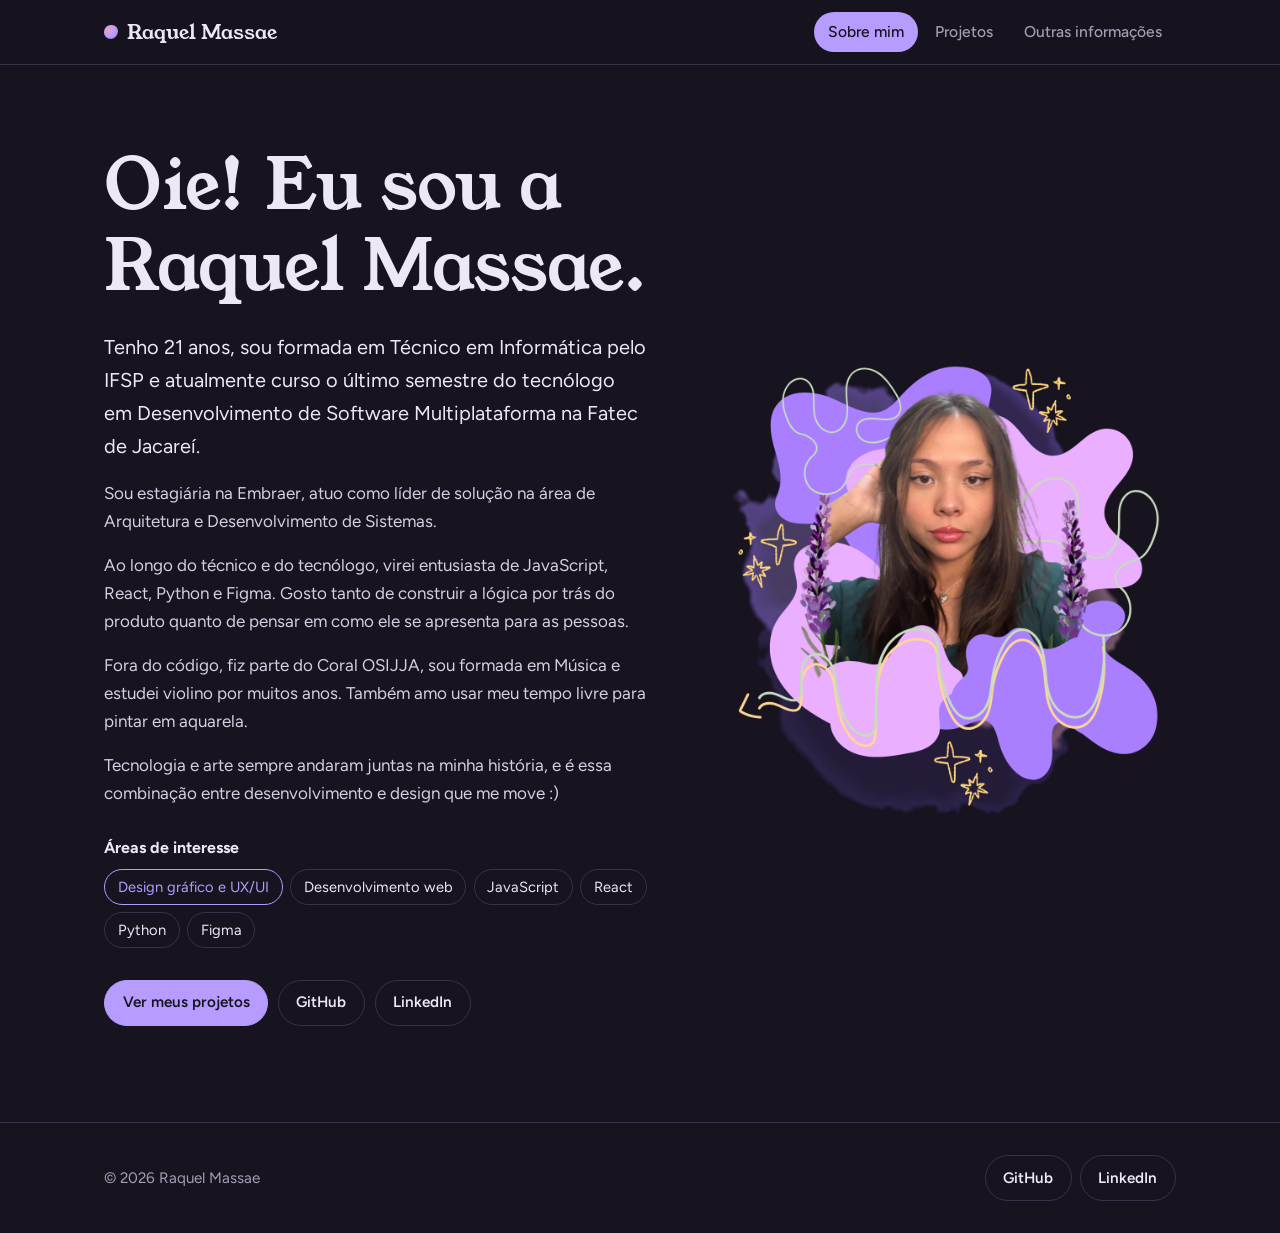
<file: docs/index.html>
<!DOCTYPE html>
<html lang="pt-BR">
<head>
  <meta charset="UTF-8" />
  <meta name="viewport" content="width=device-width, initial-scale=1.0" />
  <title>Portfólio | Raquel Massae Nakamura Siqueira</title>
  <meta http-equiv="refresh" content="0; url=portfolio/" />
  <link rel="canonical" href="portfolio/" />
  <script>window.location.replace("portfolio/");</script>
</head>
<body>
  <p>Redirecionando para o portfólio… Se não abrir automaticamente, <a href="portfolio/">clique aqui</a>.</p>
</body>
</html>
</file>
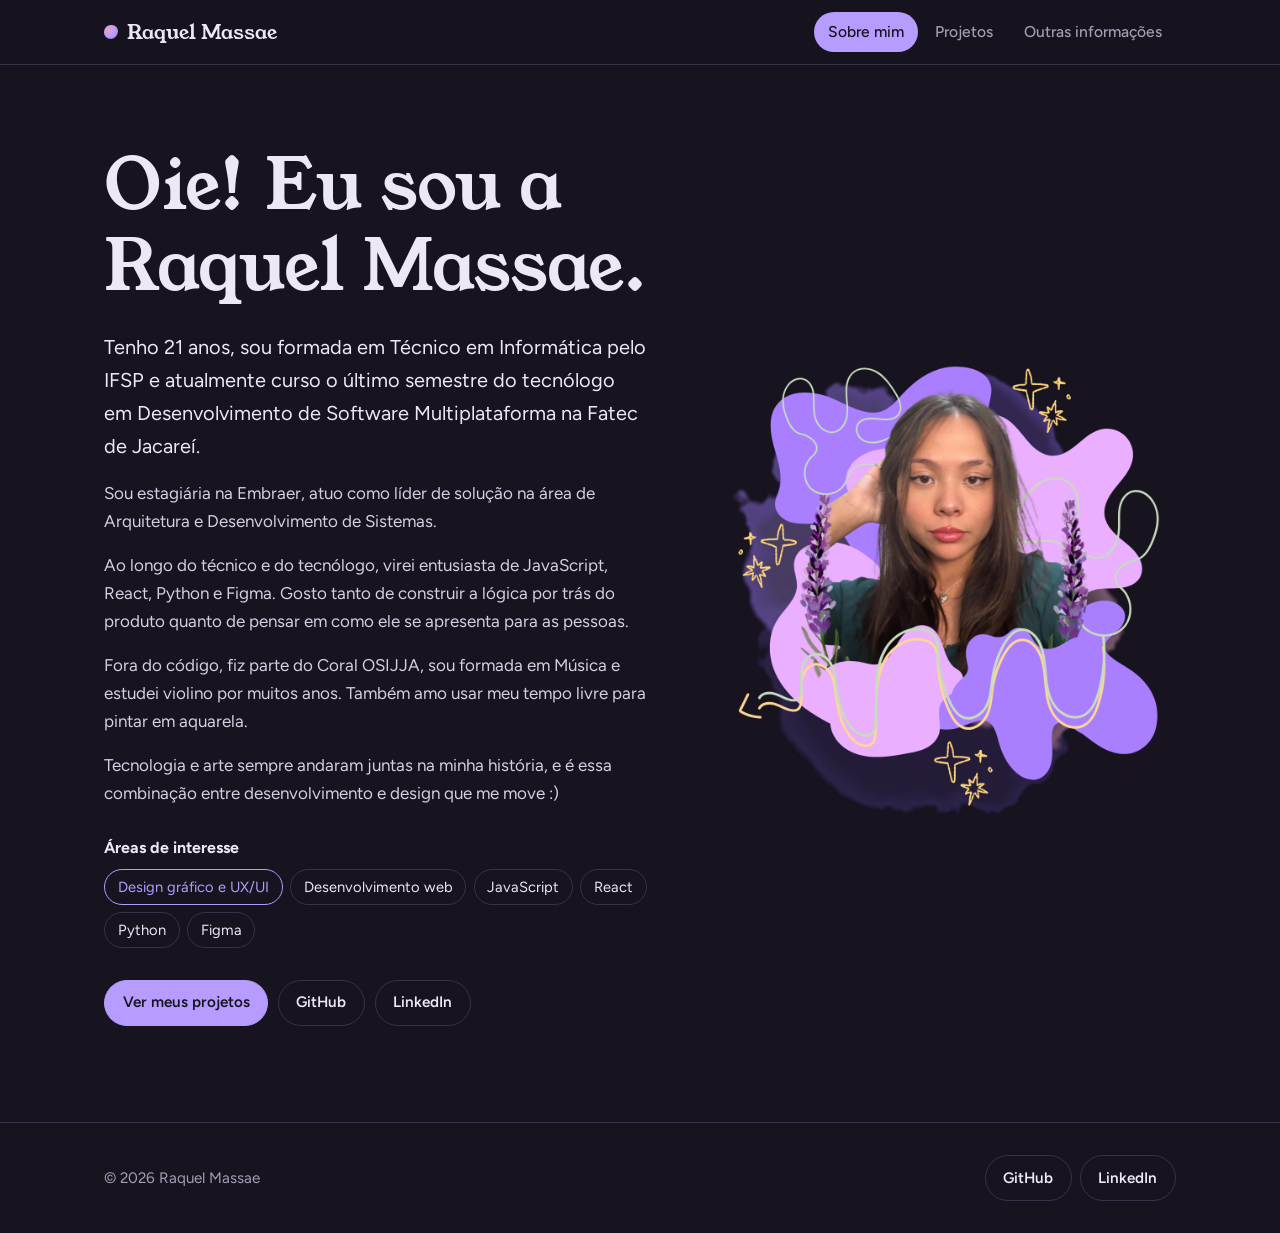
<file: docs/portfolio/index.html>
<!DOCTYPE html>
<html lang="pt-BR">

<head>
  <meta charset="UTF-8" />
  <meta name="viewport" content="width=device-width, initial-scale=1.0" />
  <meta name="description" content="Portfólio de Raquel Massae, estudante de Desenvolvimento de Software Multiplataforma na Fatec Jacareí." />
  <title>Sobre mim | Raquel Massae</title>
  <link rel="preload" href="fonts/young-serif.woff2" as="font" type="font/woff2" crossorigin />
  <link rel="stylesheet" href="css/style.css" />
  <link rel="stylesheet" href="css/paginas.css" />
</head>

<body>
  <a class="skip-link" href="#conteudo">Pular para o conteúdo</a>

  <!-- Filtro que dá as bordas irregulares de aquarela -->
  <svg class="svg-defs" aria-hidden="true" focusable="false">
    <filter id="aquarela" x="-20%" y="-20%" width="140%" height="140%">
      <feTurbulence type="fractalNoise" baseFrequency="0.018" numOctaves="4" seed="4" result="ruido" />
      <feDisplacementMap in="SourceGraphic" in2="ruido" scale="70" result="borda" />
      <feGaussianBlur in="borda" stdDeviation="1.2" />
    </filter>
  </svg>

  <header class="site-header">
    <div class="wrap">
      <a class="brand" href="index.html"><span class="brand-dot" aria-hidden="true"></span>Raquel Massae</a>
      <nav class="nav" aria-label="Principal">
        <a href="index.html" aria-current="page">Sobre mim</a>
        <a href="projetos.html">Projetos</a>
        <a href="outras-informacoes.html">Outras informações</a>
      </nav>
    </div>
  </header>

  <main id="conteudo">
    <section class="hero wrap">
      <div class="hero-text">
        <h1>Oie! Eu sou a Raquel Massae.</h1>
        <p class="intro">Tenho 21 anos, sou formada em Técnico em Informática pelo IFSP e atualmente curso o último semestre do tecnólogo em Desenvolvimento de Software Multiplataforma na Fatec de Jacareí.</p>
        <p>Sou estagiária na Embraer, atuo como líder de solução na área de Arquitetura e Desenvolvimento de Sistemas.</p>
        <p>Ao longo do técnico e do tecnólogo, virei entusiasta de JavaScript, React, Python e Figma. Gosto tanto de construir a lógica por trás do produto quanto de pensar em como ele se apresenta para as pessoas.</p>
        <p>Fora do código, fiz parte do Coral OSIJJA, sou formada em Música e estudei violino por muitos anos. Também amo usar meu tempo livre para pintar em aquarela.</p>
        <p>Tecnologia e arte sempre andaram juntas na minha história, e é essa combinação entre desenvolvimento e design que me move :)</p>

        <div class="interests">
          <h2>Áreas de interesse</h2>
          <ul class="chips">
            <li class="is-goal">Design gráfico e UX/UI</li>
            <li>Desenvolvimento web</li>
            <li>JavaScript</li>
            <li>React</li>
            <li>Python</li>
            <li>Figma</li>
          </ul>
        </div>

        <div class="hero-actions">
          <a class="btn btn-primary" href="projetos.html">Ver meus projetos</a>
          <a class="btn" href="https://github.com/nakamuraraquel" target="_blank" rel="noopener">GitHub</a>
          <a class="btn" href="https://www.linkedin.com/in/raquelmassae/" target="_blank" rel="noopener">LinkedIn</a>
        </div>
      </div>

      <div class="hero-photo">
        <div class="bloom" aria-hidden="true"></div>
        <img src="img/foto-perfil.png" alt="Foto de Raquel Massae cercada de flores de lavanda" width="1080" height="1080" />
      </div>
    </section>
  </main>

  <footer class="site-footer">
    <div class="wrap">
      <span>© 2026 Raquel Massae</span>
      <div class="social">
        <a class="btn" href="https://github.com/nakamuraraquel" target="_blank" rel="noopener">GitHub</a>
        <a class="btn" href="https://www.linkedin.com/in/raquelmassae/" target="_blank" rel="noopener">LinkedIn</a>
      </div>
    </div>
  </footer>

</body>

</html>
</file>
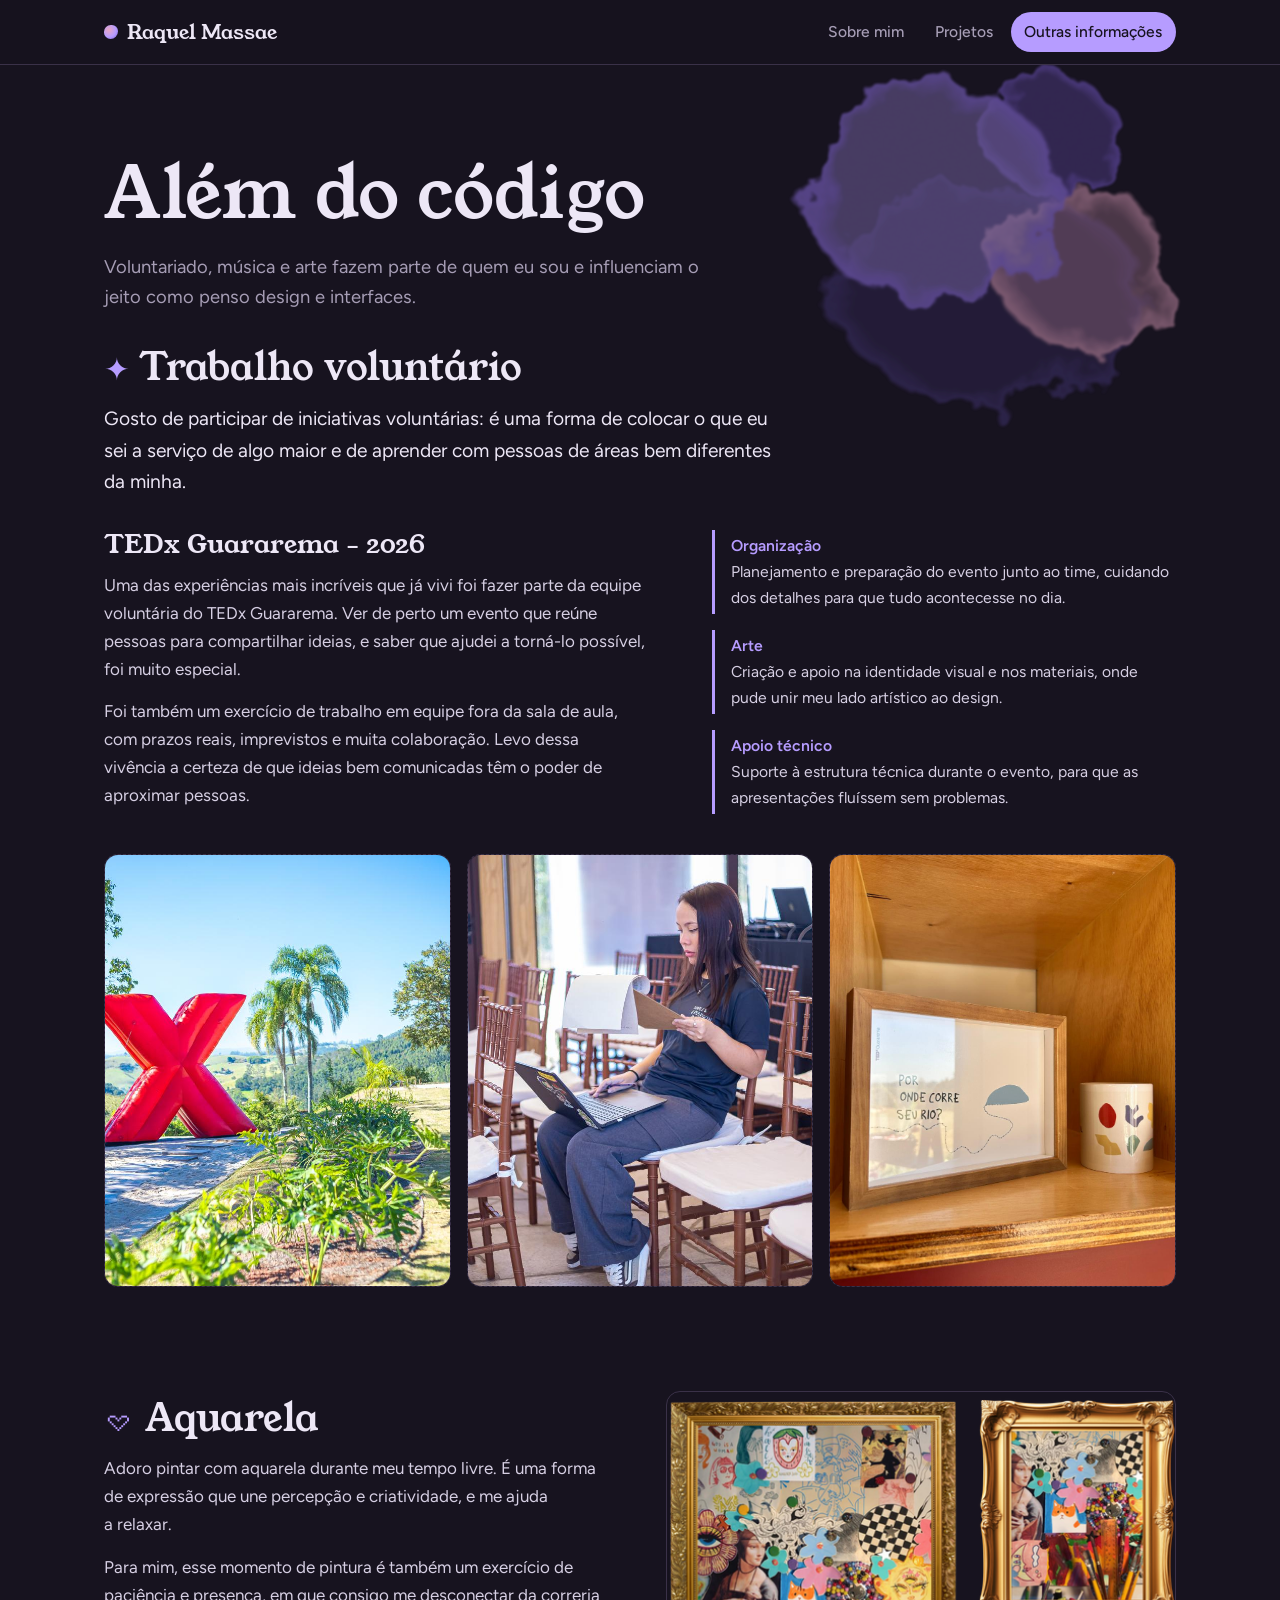
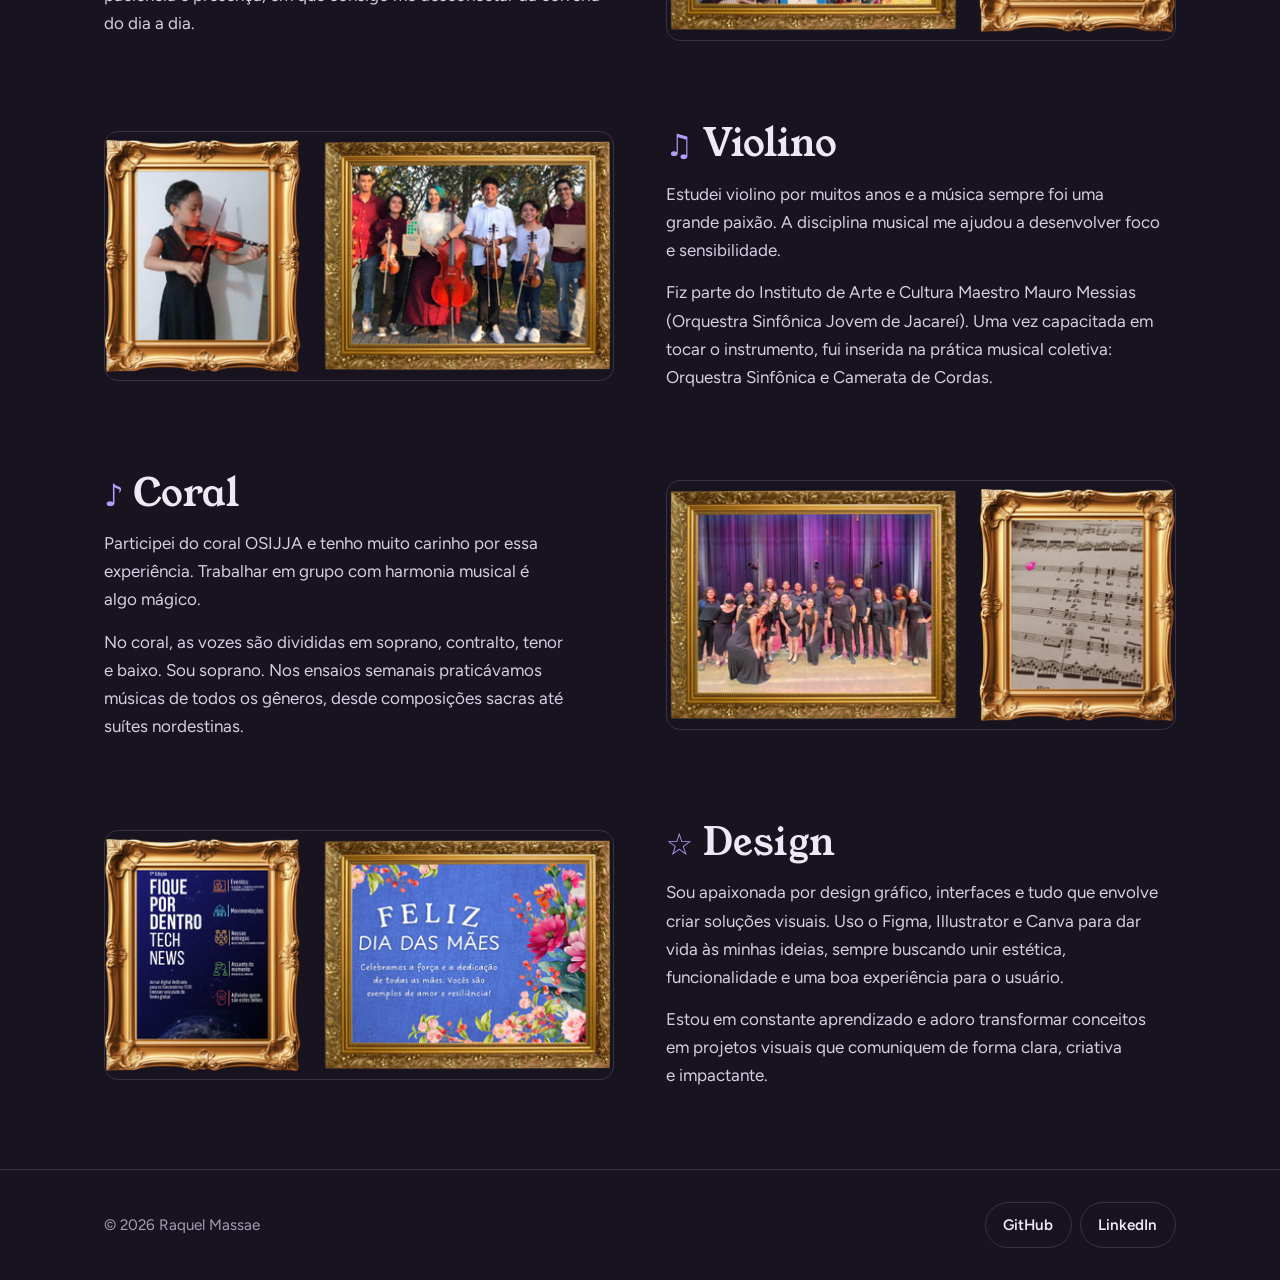
<file: docs/portfolio/outras-informacoes.html>
<!DOCTYPE html>
<html lang="pt-BR">

<head>
  <meta charset="UTF-8" />
  <meta name="viewport" content="width=device-width, initial-scale=1.0" />
  <meta name="description" content="Voluntariado, hobbies e interesses de Raquel Massae: TEDx Guararema, aquarela, violino, coral e design." />
  <title>Outras informações | Raquel Massae</title>
  <link rel="preload" href="fonts/young-serif.woff2" as="font" type="font/woff2" crossorigin />
  <link rel="stylesheet" href="css/style.css" />
  <link rel="stylesheet" href="css/paginas.css" />
</head>

<body>
  <a class="skip-link" href="#conteudo">Pular para o conteúdo</a>

  <!-- Filtro que dá as bordas irregulares de aquarela -->
  <svg class="svg-defs" aria-hidden="true" focusable="false">
    <filter id="aquarela" x="-20%" y="-20%" width="140%" height="140%">
      <feTurbulence type="fractalNoise" baseFrequency="0.018" numOctaves="4" seed="4" result="ruido" />
      <feDisplacementMap in="SourceGraphic" in2="ruido" scale="70" result="borda" />
      <feGaussianBlur in="borda" stdDeviation="1.2" />
    </filter>
  </svg>

  <header class="site-header">
    <div class="wrap">
      <a class="brand" href="index.html"><span class="brand-dot" aria-hidden="true"></span>Raquel Massae</a>
      <nav class="nav" aria-label="Principal">
        <a href="index.html">Sobre mim</a>
        <a href="projetos.html">Projetos</a>
        <a href="outras-informacoes.html" aria-current="page">Outras informações</a>
      </nav>
    </div>
  </header>

  <main id="conteudo">
    <section class="page-head wrap">
      <div class="bloom" aria-hidden="true"></div>
      <h1>Além do código</h1>
      <p>Voluntariado, música e arte fazem parte de quem eu sou e influenciam o jeito como penso design e interfaces.</p>
    </section>

    <section class="volunteer wrap" aria-labelledby="voluntariado-titulo">
      <div class="volunteer-text">
        <h2 id="voluntariado-titulo"><span aria-hidden="true">✦</span>Trabalho voluntário</h2>
        <p class="volunteer-lead">Gosto de participar de iniciativas voluntárias: é uma forma de colocar o que eu sei a serviço de algo maior e de aprender com pessoas de áreas bem diferentes da minha.</p>
        <div class="volunteer-cols">
          <div>
            <h3>TEDx Guararema - 2026</h3>
            <p>Uma das experiências mais incríveis que já vivi foi fazer parte da equipe voluntária do TEDx Guararema. Ver de perto um evento que reúne pessoas para compartilhar ideias, e saber que ajudei a torná-lo possível, foi muito especial.</p>
            <p>Foi também um exercício de trabalho em equipe fora da sala de aula, com prazos reais, imprevistos e muita colaboração. Levo dessa vivência a certeza de que ideias bem comunicadas têm o poder de aproximar pessoas.</p>
          </div>
          <ul class="roles">
            <li><strong>Organização</strong>Planejamento e preparação do evento junto ao time, cuidando dos detalhes para que tudo acontecesse no dia.</li>
            <li><strong>Arte</strong>Criação e apoio na identidade visual e nos materiais, onde pude unir meu lado artístico ao design.</li>
            <li><strong>Apoio técnico</strong>Suporte à estrutura técnica durante o evento, para que as apresentações fluíssem sem problemas.</li>
          </ul>
        </div>
      </div>

      <!-- Fotos do TEDx: salve os arquivos em img/ com estes nomes (tedx1.jpg, tedx2.jpg, tedx3.jpg) -->
      <div class="photo-row">
        <figure class="photo-slot"><img src="img/tedx1.jpeg" alt="Raquel com a equipe voluntária do TEDx Guararema" loading="lazy" onerror="this.remove()" /><span class="slot-hint">img/tedx1.jpg</span></figure>
        <figure class="photo-slot"><img src="img/tedx2.jpeg" alt="Bastidores do TEDx Guararema" loading="lazy" onerror="this.remove()" /><span class="slot-hint">img/tedx2.jpg</span></figure>
        <figure class="photo-slot"><img src="img/tedx3.jpeg" alt="Palco do TEDx Guararema" loading="lazy" onerror="this.remove()" /><span class="slot-hint">img/tedx3.jpg</span></figure>
      </div>
    </section>

    <section class="hobbies wrap" aria-label="Hobbies">

      <article class="hobby">
        <div class="hobby-text">
          <h2><span aria-hidden="true">𖹭</span>Aquarela</h2>
          <p>Adoro pintar com aquarela durante meu tempo livre. É uma forma de expressão que une percepção e criatividade, e me ajuda a relaxar.</p>
          <p>Para mim, esse momento de pintura é também um exercício de paciência e presença, em que consigo me desconectar da correria do dia a dia.</p>
        </div>
        <div class="hobby-img">
          <img src="img/aqua.png" alt="Pintura em aquarela" width="500" height="250" loading="lazy" />
        </div>
      </article>

      <article class="hobby">
        <div class="hobby-text">
          <h2><span aria-hidden="true">♫</span>Violino</h2>
          <p>Estudei violino por muitos anos e a música sempre foi uma grande paixão. A disciplina musical me ajudou a desenvolver foco e sensibilidade.</p>
          <p>Fiz parte do Instituto de Arte e Cultura Maestro Mauro Messias (Orquestra Sinfônica Jovem de Jacareí). Uma vez capacitada em tocar o instrumento, fui inserida na prática musical coletiva: Orquestra Sinfônica e Camerata de Cordas.</p>
        </div>
        <div class="hobby-img">
          <img src="img/violin.png" alt="Violino" width="500" height="250" loading="lazy" />
        </div>
      </article>

      <article class="hobby">
        <div class="hobby-text">
          <h2><span aria-hidden="true">♪</span>Coral</h2>
          <p>Participei do coral OSIJJA e tenho muito carinho por essa experiência. Trabalhar em grupo com harmonia musical é algo mágico.</p>
          <p>No coral, as vozes são divididas em soprano, contralto, tenor e baixo. Sou soprano. Nos ensaios semanais praticávamos músicas de todos os gêneros, desde composições sacras até suítes nordestinas.</p>
        </div>
        <div class="hobby-img">
          <img src="img/coro.png" alt="Coral" width="500" height="250" loading="lazy" />
        </div>
      </article>

      <article class="hobby">
        <div class="hobby-text">
          <h2><span aria-hidden="true">☆</span>Design</h2>
          <p>Sou apaixonada por design gráfico, interfaces e tudo que envolve criar soluções visuais. Uso o Figma, Illustrator e Canva para dar vida às minhas ideias, sempre buscando unir estética, funcionalidade e uma boa experiência para o usuário.</p>
          <p>Estou em constante aprendizado e adoro transformar conceitos em projetos visuais que comuniquem de forma clara, criativa e impactante.</p>
        </div>
        <div class="hobby-img">
          <img src="img/design.png" alt="Trabalho de design" width="500" height="250" loading="lazy" />
        </div>
      </article>

    </section>
  </main>

  <footer class="site-footer">
    <div class="wrap">
      <span>© 2026 Raquel Massae</span>
      <div class="social">
        <a class="btn" href="https://github.com/nakamuraraquel" target="_blank" rel="noopener">GitHub</a>
        <a class="btn" href="https://www.linkedin.com/in/raquelmassae/" target="_blank" rel="noopener">LinkedIn</a>
      </div>
    </div>
  </footer>

</body>

</html>
</file>
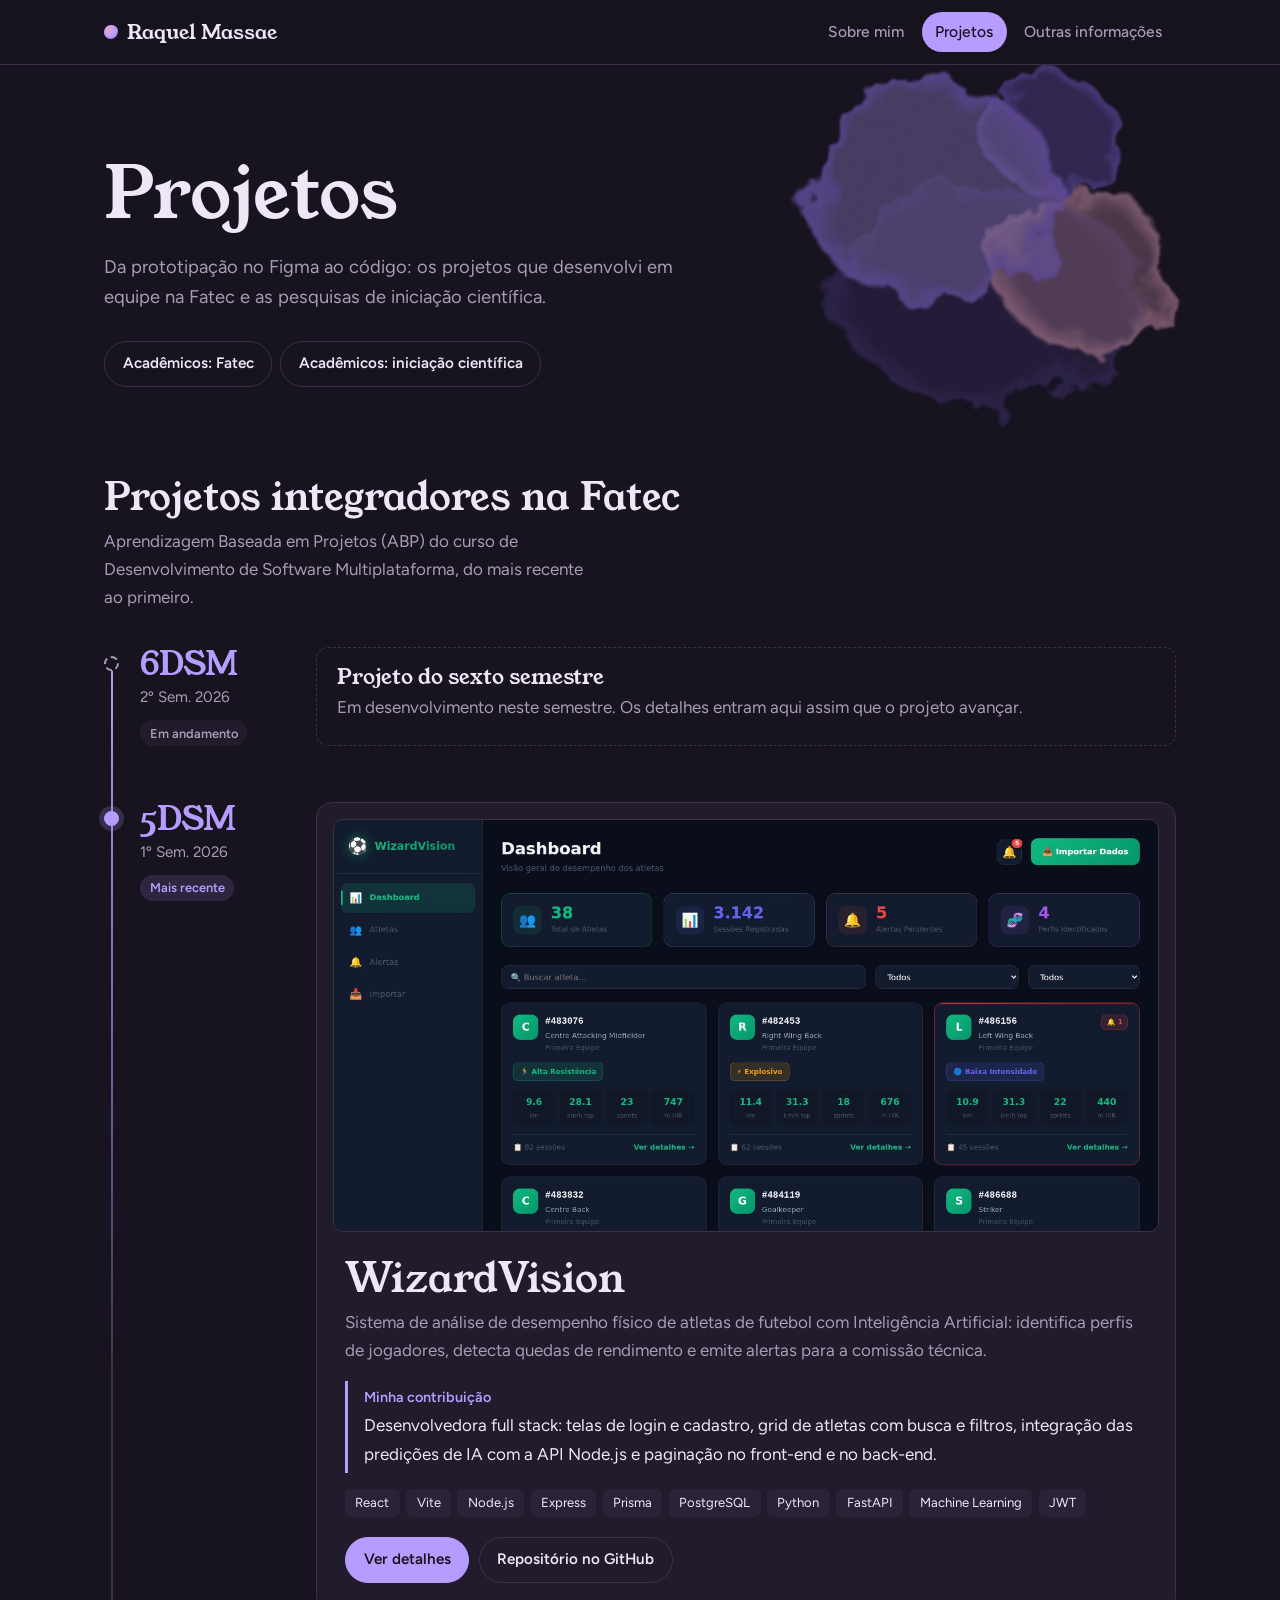
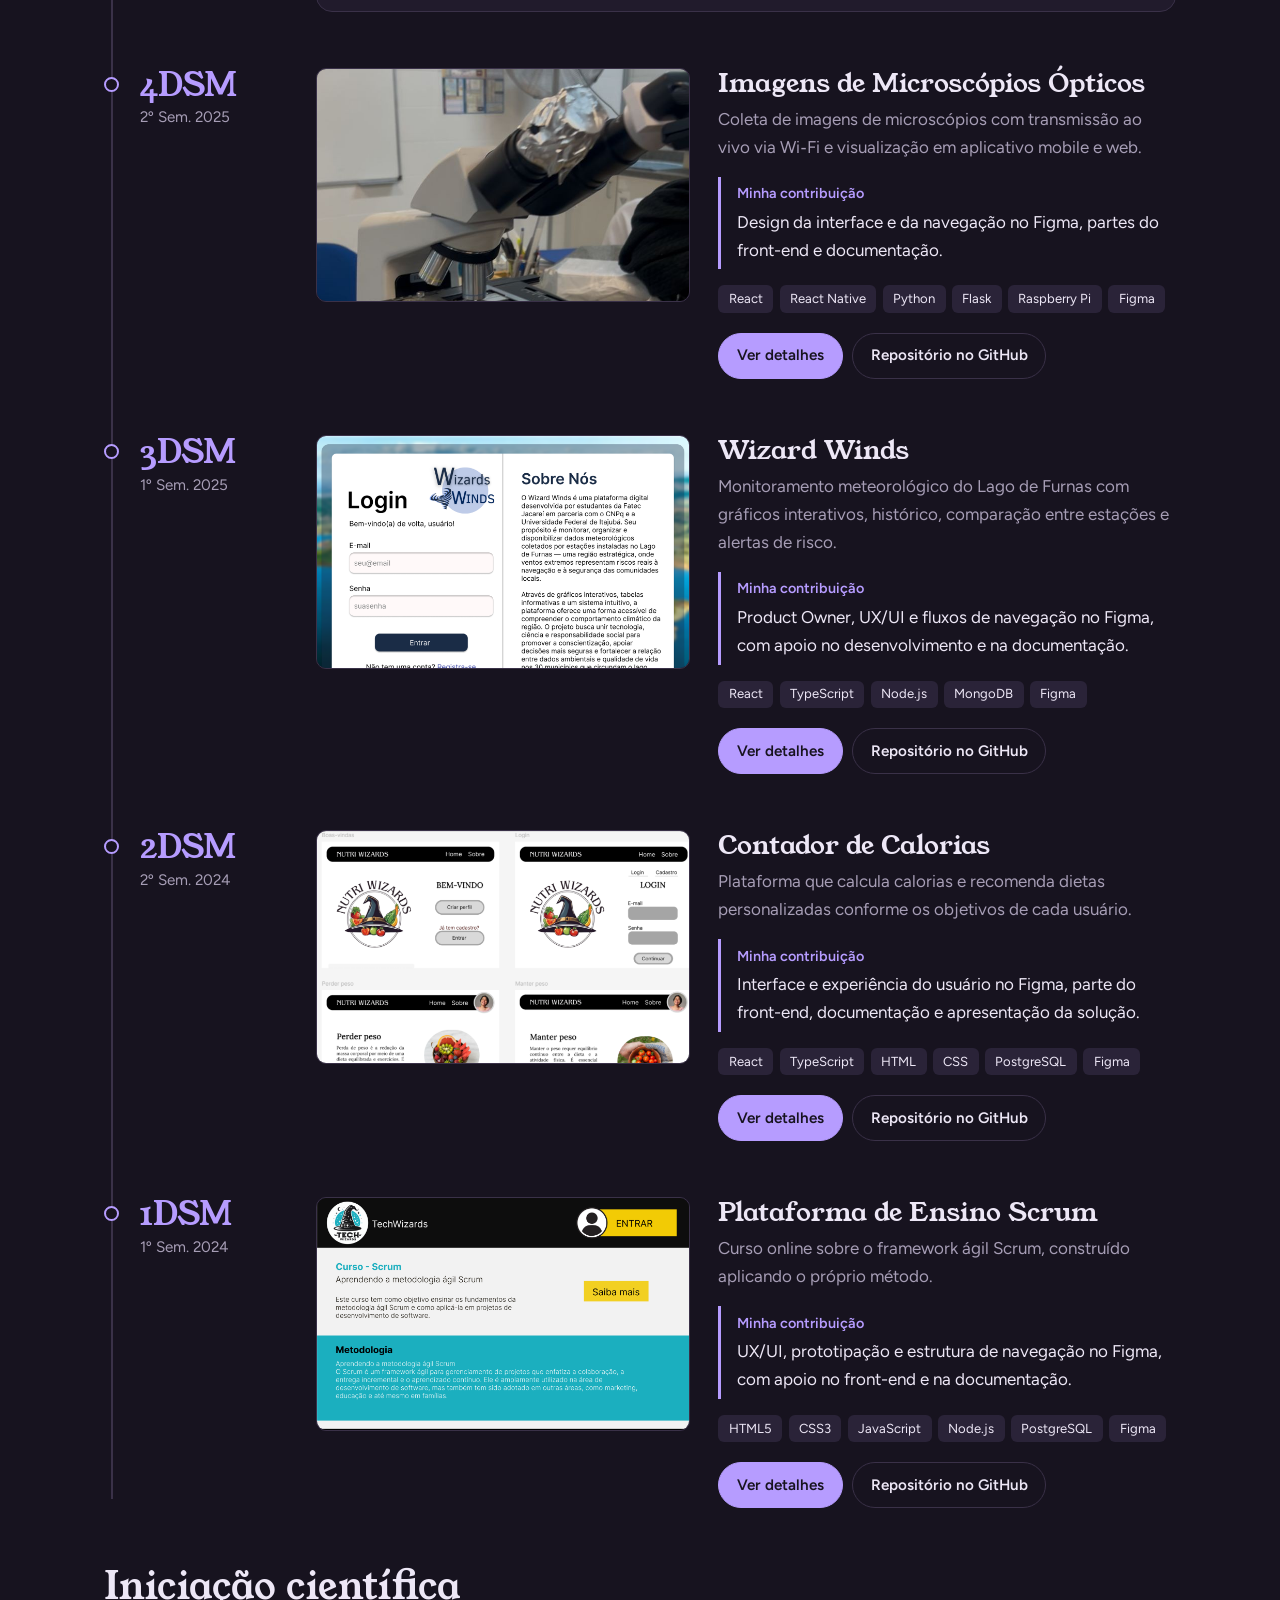
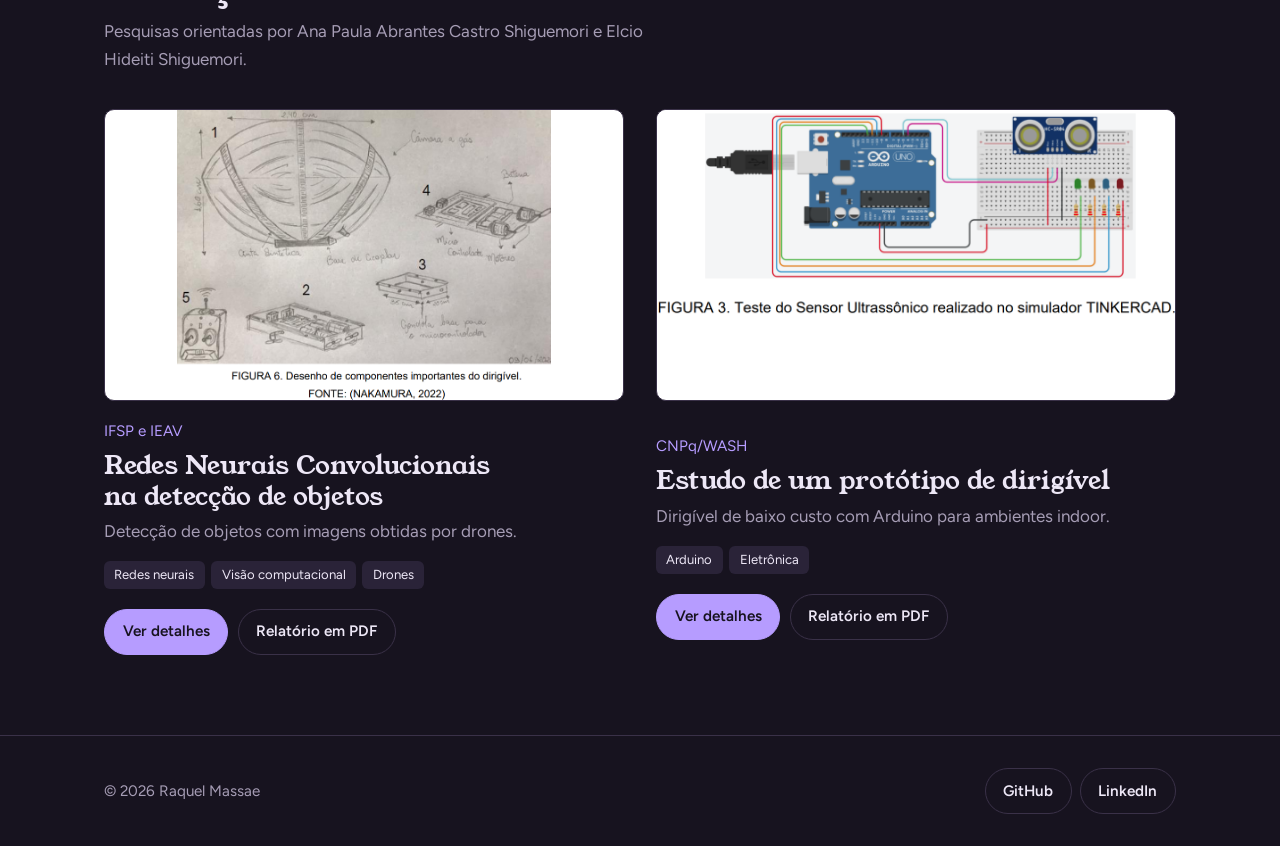
<file: docs/portfolio/projetos.html>
<!DOCTYPE html>
<html lang="pt-BR">

<head>
  <meta charset="UTF-8" />
  <meta name="viewport" content="width=device-width, initial-scale=1.0" />
  <meta name="description" content="Projetos acadêmicos de Raquel Massae na Fatec Jacareí e em iniciação científica." />
  <title>Projetos | Raquel Massae</title>
  <link rel="preload" href="fonts/young-serif.woff2" as="font" type="font/woff2" crossorigin />
  <link rel="stylesheet" href="css/style.css" />
  <link rel="stylesheet" href="css/projetos.css" />
</head>

<body>
  <a class="skip-link" href="#conteudo">Pular para o conteúdo</a>

  <!-- Filtro que dá as bordas irregulares de aquarela -->
  <svg class="svg-defs" aria-hidden="true" focusable="false">
    <filter id="aquarela" x="-20%" y="-20%" width="140%" height="140%">
      <feTurbulence type="fractalNoise" baseFrequency="0.018" numOctaves="4" seed="4" result="ruido" />
      <feDisplacementMap in="SourceGraphic" in2="ruido" scale="70" result="borda" />
      <feGaussianBlur in="borda" stdDeviation="1.2" />
    </filter>
  </svg>

  <header class="site-header">
    <div class="wrap">
      <a class="brand" href="index.html"><span class="brand-dot" aria-hidden="true"></span>Raquel Massae</a>
      <nav class="nav" aria-label="Principal">
        <a href="index.html">Sobre mim</a>
        <a href="projetos.html" aria-current="page">Projetos</a>
        <a href="outras-informacoes.html">Outras informações</a>
      </nav>
    </div>
  </header>

  <main id="conteudo">
    <section class="page-head wrap">
      <div class="bloom" aria-hidden="true"></div>
      <h1>Projetos</h1>
      <p>Da prototipação no Figma ao código: os projetos que desenvolvi em equipe na Fatec e as pesquisas de iniciação científica.</p>
      <nav class="jump" aria-label="Seções da página">
        <a class="btn" href="#fatec">Acadêmicos: Fatec</a>
        <a class="btn" href="#iniciacao">Acadêmicos: iniciação científica</a>
      </nav>
    </section>

    <!-- ===================== FATEC ===================== -->
    <section class="section wrap" id="fatec" aria-labelledby="fatec-titulo">
      <div class="section-head">
        <h2 id="fatec-titulo">Projetos integradores na Fatec</h2>
        <p>Aprendizagem Baseada em Projetos (ABP) do curso de Desenvolvimento de Software Multiplataforma, do mais recente ao primeiro.</p>
      </div>

      <ol class="timeline">

        <!-- 6DSM -->
        <li class="entry is-upcoming">
          <div class="when">
            <span class="when-code">6DSM</span>
            <span class="when-term">2º Sem. 2026</span>
            <span class="status is-muted">Em andamento</span>
          </div>
          <div class="upcoming">
            <h3>Projeto do sexto semestre</h3>
            <p>Em desenvolvimento neste semestre. Os detalhes entram aqui assim que o projeto avançar.</p>
          </div>
        </li>

        <!-- 5DSM -->
        <li class="entry is-latest">
          <div class="when">
            <span class="when-code">5DSM</span>
            <span class="when-term">1º Sem. 2026</span>
            <span class="status">Mais recente</span>
          </div>
          <article class="project" data-projeto="wizardvision">
            <button class="project-shot" type="button" data-abrir="wizardvision" aria-label="Ver detalhes do WizardVision">
              <img src="img/wizard1.jpg" alt="Dashboard do WizardVision com estatísticas do elenco e cards de atletas" width="1440" height="900" />
            </button>
            <div class="project-body">
              <h3>WizardVision</h3>
              <p class="project-desc">Sistema de análise de desempenho físico de atletas de futebol com Inteligência Artificial: identifica perfis de jogadores, detecta quedas de rendimento e emite alertas para a comissão técnica.</p>
              <div class="contrib">
                <strong>Minha contribuição</strong>
                Desenvolvedora full stack: telas de login e cadastro, grid de atletas com busca e filtros, integração das predições de IA com a API Node.js e paginação no front-end e no back-end.
              </div>
              <ul class="tags" aria-label="Tecnologias">
                <li>React</li><li>Vite</li><li>Node.js</li><li>Express</li><li>Prisma</li><li>PostgreSQL</li><li>Python</li><li>FastAPI</li><li>Machine Learning</li><li>JWT</li>
              </ul>
              <div class="actions">
                <button class="btn btn-primary" type="button" data-abrir="wizardvision">Ver detalhes</button>
                <a class="btn" href="https://github.com/TechWizards-Tech/wizard-vision" target="_blank" rel="noopener">Repositório no GitHub</a>
              </div>
            </div>
          </article>
        </li>

        <!-- 4DSM -->
        <li class="entry">
          <div class="when">
            <span class="when-code">4DSM</span>
            <span class="when-term">2º Sem. 2025</span>
          </div>
          <article class="project">
            <button class="project-shot" type="button" data-abrir="microscopios" aria-label="Ver detalhes do projeto de microscópios">
              <img src="img/micro2.jpg" alt="Sistema de imagens de microscópios ópticos" loading="lazy" />
            </button>
            <div class="project-body">
              <h3>Imagens de Microscópios Ópticos</h3>
              <p class="project-desc">Coleta de imagens de microscópios com transmissão ao vivo via Wi‑Fi e visualização em aplicativo mobile e web.</p>
              <div class="contrib">
                <strong>Minha contribuição</strong>
                Design da interface e da navegação no Figma, partes do front-end e documentação.
              </div>
              <ul class="tags" aria-label="Tecnologias">
                <li>React</li><li>React Native</li><li>Python</li><li>Flask</li><li>Raspberry Pi</li><li>Figma</li>
              </ul>
              <div class="actions">
                <button class="btn btn-primary" type="button" data-abrir="microscopios">Ver detalhes</button>
                <a class="btn" href="https://github.com/TechWizards-Tech/TECH-WIZARDS-DSM-4" target="_blank" rel="noopener">Repositório no GitHub</a>
              </div>
            </div>
          </article>
        </li>

        <!-- 3DSM -->
        <li class="entry">
          <div class="when">
            <span class="when-code">3DSM</span>
            <span class="when-term">1º Sem. 2025</span>
          </div>
          <article class="project">
            <button class="project-shot" type="button" data-abrir="winds" aria-label="Ver detalhes do Wizard Winds">
              <img src="img/winds1.png" alt="Tela do Wizard Winds" loading="lazy" />
            </button>
            <div class="project-body">
              <h3>Wizard Winds</h3>
              <p class="project-desc">Monitoramento meteorológico do Lago de Furnas com gráficos interativos, histórico, comparação entre estações e alertas de risco.</p>
              <div class="contrib">
                <strong>Minha contribuição</strong>
                Product Owner, UX/UI e fluxos de navegação no Figma, com apoio no desenvolvimento e na documentação.
              </div>
              <ul class="tags" aria-label="Tecnologias">
                <li>React</li><li>TypeScript</li><li>Node.js</li><li>MongoDB</li><li>Figma</li>
              </ul>
              <div class="actions">
                <button class="btn btn-primary" type="button" data-abrir="winds">Ver detalhes</button>
                <a class="btn" href="https://github.com/TechWizards-Tech/HALF-TECH---DSM-3" target="_blank" rel="noopener">Repositório no GitHub</a>
              </div>
            </div>
          </article>
        </li>

        <!-- 2DSM -->
        <li class="entry">
          <div class="when">
            <span class="when-code">2DSM</span>
            <span class="when-term">2º Sem. 2024</span>
          </div>
          <article class="project">
            <button class="project-shot" type="button" data-abrir="nutri" aria-label="Ver detalhes do contador de calorias">
              <img src="img/nutri1.png" alt="Tela do contador de calorias NutriWizards" loading="lazy" />
            </button>
            <div class="project-body">
              <h3>Contador de Calorias</h3>
              <p class="project-desc">Plataforma que calcula calorias e recomenda dietas personalizadas conforme os objetivos de cada usuário.</p>
              <div class="contrib">
                <strong>Minha contribuição</strong>
                Interface e experiência do usuário no Figma, parte do front-end, documentação e apresentação da solução.
              </div>
              <ul class="tags" aria-label="Tecnologias">
                <li>React</li><li>TypeScript</li><li>HTML</li><li>CSS</li><li>PostgreSQL</li><li>Figma</li>
              </ul>
              <div class="actions">
                <button class="btn btn-primary" type="button" data-abrir="nutri">Ver detalhes</button>
                <a class="btn" href="https://github.com/TechWizards-Tech/DSM-2" target="_blank" rel="noopener">Repositório no GitHub</a>
              </div>
            </div>
          </article>
        </li>

        <!-- 1DSM -->
        <li class="entry">
          <div class="when">
            <span class="when-code">1DSM</span>
            <span class="when-term">1º Sem. 2024</span>
          </div>
          <article class="project">
            <button class="project-shot" type="button" data-abrir="scrum" aria-label="Ver detalhes da plataforma de ensino Scrum">
              <img src="img/scrum1.png" alt="Tela da plataforma de ensino Scrum" loading="lazy" />
            </button>
            <div class="project-body">
              <h3>Plataforma de Ensino Scrum</h3>
              <p class="project-desc">Curso online sobre o framework ágil Scrum, construído aplicando o próprio método.</p>
              <div class="contrib">
                <strong>Minha contribuição</strong>
                UX/UI, prototipação e estrutura de navegação no Figma, com apoio no front-end e na documentação.
              </div>
              <ul class="tags" aria-label="Tecnologias">
                <li>HTML5</li><li>CSS3</li><li>JavaScript</li><li>Node.js</li><li>PostgreSQL</li><li>Figma</li>
              </ul>
              <div class="actions">
                <button class="btn btn-primary" type="button" data-abrir="scrum">Ver detalhes</button>
                <a class="btn" href="https://github.com/TechWizards-Tech/DSM-1" target="_blank" rel="noopener">Repositório no GitHub</a>
              </div>
            </div>
          </article>
        </li>
      </ol>
    </section>

    <!-- ===================== INICIAÇÃO CIENTÍFICA ===================== -->
    <section class="section wrap" id="iniciacao" aria-labelledby="ic-titulo">
      <div class="section-head">
        <h2 id="ic-titulo">Iniciação científica</h2>
        <p>Pesquisas orientadas por Ana Paula Abrantes Castro Shiguemori e Elcio Hideiti Shiguemori.</p>
      </div>

      <div class="research">
        <article class="project">
          <button class="project-shot" type="button" data-abrir="cnn" aria-label="Ver detalhes da pesquisa sobre redes neurais">
            <img src="img/profissional2.png" alt="Material da pesquisa sobre redes neurais convolucionais" loading="lazy" />
          </button>
          <div class="project-body">
            <p class="org">IFSP e IEAV</p>
            <h3>Redes Neurais Convolucionais na detecção de objetos</h3>
            <p class="project-desc">Detecção de objetos com imagens obtidas por drones.</p>
            <ul class="tags" aria-label="Tecnologias">
              <li>Redes neurais</li><li>Visão computacional</li><li>Drones</li>
            </ul>
            <div class="actions">
              <button class="btn btn-primary" type="button" data-abrir="cnn">Ver detalhes</button>
              <a class="btn" href="pdf/redes.pdf" target="_blank" rel="noopener">Relatório em PDF</a>
            </div>
          </div>
        </article>

        <article class="project">
          <button class="project-shot" type="button" data-abrir="dirigivel" aria-label="Ver detalhes da pesquisa sobre o dirigível">
            <img src="img/profissional4.png" alt="Material da pesquisa sobre o protótipo de dirigível" loading="lazy" />
          </button>
          <div class="project-body">
            <p class="org">CNPq/WASH</p>
            <h3>Estudo de um protótipo de dirigível</h3>
            <p class="project-desc">Dirigível de baixo custo com Arduino para ambientes indoor.</p>
            <ul class="tags" aria-label="Tecnologias">
              <li>Arduino</li><li>Eletrônica</li>
            </ul>
            <div class="actions">
              <button class="btn btn-primary" type="button" data-abrir="dirigivel">Ver detalhes</button>
              <a class="btn" href="pdf/arduino.pdf" target="_blank" rel="noopener">Relatório em PDF</a>
            </div>
          </div>
        </article>
      </div>
    </section>
  </main>

  <footer class="site-footer">
    <div class="wrap">
      <span>© 2026 Raquel Massae</span>
      <div class="social">
        <a class="btn" href="https://github.com/nakamuraraquel" target="_blank" rel="noopener">GitHub</a>
        <a class="btn" href="https://www.linkedin.com/in/raquelmassae/" target="_blank" rel="noopener">LinkedIn</a>
      </div>
    </div>
  </footer>

  <!-- ===================== JANELA DE DETALHES ===================== -->
  <dialog class="details" id="detalhes" aria-labelledby="detalhes-titulo">
    <div class="details-bar">
      <span id="detalhes-semestre"></span>
      <button class="close" type="button" data-fechar aria-label="Fechar">✕</button>
    </div>
    <div class="details-body" id="detalhes-conteudo"></div>
  </dialog>

  <!-- Conteúdo completo de cada projeto -->

  <template id="tpl-wizardvision" data-semestre="5DSM – 1º Sem. 2026">
    <h2 id="detalhes-titulo">WizardVision</h2>
    <p class="lead">Sistema de análise de desempenho físico de atletas de futebol com Inteligência Artificial.</p>
    <p class="team">TechWizards: Raquel Massae (eu), Pollyana Roberta, Pamela Freitas, Felipe Correia, Bruna Regra, Leandro Barbosa e Maria Eduarda. Parceiro: Leandro Spinola.</p>

    <h4>Sobre o projeto</h4>
    <p>O futebol profissional usa dados de GPS e sensores para acompanhar o desempenho físico dos atletas. O WizardVision transforma esses dados brutos em informações úteis para a comissão técnica: a plataforma importa planilhas de telemetria, classifica automaticamente os jogadores em perfis (como explosivo ou alta resistência) com o algoritmo K-Means e detecta quedas de rendimento comparando cada atleta com o próprio histórico, usando Isolation Forest e Z-Score.</p>
    <p>Quando uma queda é identificada, o sistema emite alertas em uma central de notificações. Os dashboards funcionam no celular, para consulta durante o treino, e os dados sensíveis são protegidos com autenticação JWT e criptografia AES-256-GCM. O projeto seguiu Scrum em três sprints e a arquitetura MVC, com front-end na Vercel e back-end e serviço de IA no Render.</p>

    <h4>Minha contribuição</h4>
    <div class="contrib">
      <p>Atuei como desenvolvedora full stack. No front-end, criei as telas de login e cadastro (com Bruna Regra) e, junto com Leandro Barbosa, desenvolvi o grid de cards de atletas do dashboard, a barra de busca e os filtros por posição. No back-end, integrei as predições do microsserviço de IA à API Node.js (com Pollyana Roberta) e implementei a paginação no front-end e no back-end, reduzindo o volume de dados trafegados na rede.</p>
    </div>

    <h4>Tecnologias</h4>
    <ul class="tags">
      <li>React</li><li>Vite</li><li>React Router</li><li>Recharts</li><li>Node.js</li><li>Express</li><li>Prisma</li><li>PostgreSQL (Supabase)</li><li>Python</li><li>FastAPI</li><li>K-Means</li><li>Isolation Forest</li><li>JWT</li><li>Vercel</li><li>Render</li>
    </ul>

    <h4>Telas</h4>
    <div class="gallery">
      <figure class="wide"><img src="img/wizard1.jpg" alt="Dashboard com estatísticas do elenco, busca, filtros e cards de atletas" loading="lazy" /><figcaption>Dashboard com busca, filtros e grid de atletas</figcaption></figure>
      <figure><img src="img/wizard2.jpg" alt="Tela de login do WizardVision" loading="lazy" /><figcaption>Tela de login</figcaption></figure>
      <figure><img src="img/wizard4.jpg" alt="Versão mobile do dashboard com busca, filtros e cards" loading="lazy" /><figcaption>Versão mobile</figcaption></figure>
      <figure class="wide"><img src="img/wizard3.jpg" alt="Final da lista de atletas com os botões de paginação" loading="lazy" /><figcaption>Paginação da lista de atletas</figcaption></figure>
    </div>

    <div class="actions">
      <a class="btn btn-primary" href="https://github.com/TechWizards-Tech/wizard-vision" target="_blank" rel="noopener">Repositório no GitHub</a>
    </div>
  </template>

  <template id="tpl-microscopios" data-semestre="4DSM – 2º Sem. 2025">
    <h2 id="detalhes-titulo">Imagens de Microscópios Ópticos</h2>
    <p class="lead">Sistema para coleta de imagens de microscópios ópticos e visualização mobile/web.</p>
    <p class="team">TechWizards: Raquel Massae (eu), Pollyana Roberta, Pamela Freitas, Felipe Corrêa, Bruna Regra, Leandro Barbosa e Maria Eduarda.</p>

    <h4>Sobre o projeto</h4>
    <p>O sistema permite coletar imagens e vídeos de microscópios ópticos por meio de uma câmera digital acoplada, transmitir o fluxo de vídeo em tempo real via Wi‑Fi para um servidor em nuvem, e disponibilizar aplicativo mobile e interface web para visualização e armazenamento de snapshots. O projeto atende aos microscópios disponíveis na Fatec Jacareí e visa melhorar a experiência didática dos alunos.</p>

    <h4>Minha contribuição</h4>
    <div class="contrib">
      <p>Trabalhei na criação do design da interface e navegação no Figma, contribuindo também com partes do front-end e auxiliando na documentação do projeto.</p>
    </div>

    <h4>Tecnologias</h4>
    <ul class="tags">
      <li>React</li><li>React Native</li><li>Python</li><li>Flask</li><li>Raspberry Pi</li><li>GitHub Actions</li><li>Figma</li>
    </ul>

    <h4>Imagens</h4>
    <div class="gallery">
      <figure><img src="img/micro1.jpg" alt="Imagem do projeto de microscópios 1" loading="lazy" /></figure>
      <figure><img src="img/micro3.jpg" alt="Imagem do projeto de microscópios 2" loading="lazy" /></figure>
      <figure><img src="img/micro2.jpg" alt="Imagem do projeto de microscópios 3" loading="lazy" /></figure>
    </div>

    <div class="actions">
      <a class="btn btn-primary" href="https://github.com/TechWizards-Tech/TECH-WIZARDS-DSM-4" target="_blank" rel="noopener">Repositório no GitHub</a>
    </div>
  </template>

  <template id="tpl-winds" data-semestre="3DSM – 1º Sem. 2025">
    <h2 id="detalhes-titulo">Wizard Winds</h2>
    <p class="lead">Plataforma web para monitoramento meteorológico do Lago de Furnas: visualização de dados e alertas em tempo real.</p>
    <p class="team">HalfTech: Raquel Massae (eu), Pollyana Roberta e Felipe Corrêa.</p>

    <h4>Sobre o projeto</h4>
    <p>Desenvolvido no âmbito da disciplina de Gestão Ágil de Projetos de Software da FATEC Jacareí, este projeto aplica a Aprendizagem Baseada em Projetos (ABP) para criar uma plataforma web que disponibiliza dados meteorológicos das três estações instaladas no Lago de Furnas, região afetada por ventos extremos que comprometem a navegação e causam impactos socioeconômicos. A solução oferece visualização gráfica interativa, histórico em tabelas, comparação entre estações, exportação de dados em CSV e emissão de alertas de risco, em uma interface responsiva que democratiza o acesso a informações climáticas críticas para a população local.</p>

    <h4>Minha contribuição</h4>
    <div class="contrib">
      <p>Atuei como Product Owner, garantindo alinhamento do produto com os requisitos. Também fui responsável pelo UX/UI, prototipação e fluxos de navegação no Figma, além de apoiar no desenvolvimento e documentação.</p>
    </div>

    <h4>Tecnologias</h4>
    <ul class="tags">
      <li>React</li><li>TypeScript</li><li>Node.js</li><li>MongoDB</li><li>Figma</li>
    </ul>

    <h4>Telas</h4>
    <div class="gallery">
      <figure><img src="img/winds1.png" alt="Tela do Wizard Winds 1" loading="lazy" /></figure>
      <figure><img src="img/winds2.png" alt="Tela do Wizard Winds 2" loading="lazy" /></figure>
    </div>

    <div class="actions">
      <a class="btn btn-primary" href="https://github.com/TechWizards-Tech/HALF-TECH---DSM-3" target="_blank" rel="noopener">Repositório no GitHub</a>
    </div>
  </template>

  <template id="tpl-nutri" data-semestre="2DSM – 2º Sem. 2024">
    <h2 id="detalhes-titulo">Contador de Calorias</h2>
    <p class="lead">Plataforma web para cálculo nutricional e recomendação de dietas personalizadas.</p>
    <p class="team">NutriWizards: Raquel Massae (eu), Pollyana Roberta, Pamela Freitas, Felipe Corrêa, Bruna Regra, Leandro Barbosa e Maria Eduarda.</p>

    <h4>Sobre o projeto</h4>
    <p>Aplicação web desenvolvida com metodologias ágeis (Scrum) para calcular calorias e sugerir dietas personalizadas, proposta aos alunos do 2º semestre de DSM da FATEC Jacareí. A plataforma permite monitorar a ingestão calórica e receber recomendações alimentares com base nos objetivos de cada usuário. O design foi prototipado no Figma, o versionamento feito com Git/GitHub e a documentação detalhada no README.</p>

    <h4>Minha contribuição</h4>
    <div class="contrib">
      <p>Atuei na concepção da interface, prototipação e experiência de usuário no Figma, contribuí com parte do front-end e auxiliei na documentação e organização da apresentação da solução.</p>
    </div>

    <h4>Tecnologias</h4>
    <ul class="tags">
      <li>React</li><li>TypeScript</li><li>HTML</li><li>CSS</li><li>PostgreSQL</li><li>Figma</li>
    </ul>

    <h4>Telas</h4>
    <div class="gallery">
      <figure><img src="img/nutri1.png" alt="Tela do contador de calorias 1" loading="lazy" /></figure>
      <figure><img src="img/nutri2.png" alt="Tela do contador de calorias 2" loading="lazy" /></figure>
    </div>

    <div class="actions">
      <a class="btn btn-primary" href="https://github.com/TechWizards-Tech/DSM-2" target="_blank" rel="noopener">Repositório no GitHub</a>
    </div>
  </template>

  <template id="tpl-scrum" data-semestre="1DSM – 1º Sem. 2024">
    <h2 id="detalhes-titulo">Plataforma de Ensino Scrum</h2>
    <p class="lead">Desenvolvimento de uma plataforma web para ensino do método Scrum.</p>
    <p class="team">TechWizards: Raquel Massae (eu), Pollyana Roberta, Pamela Freitas, Felipe Corrêa, Bruna Regra, Leandro Barbosa e Maria Eduarda.</p>

    <h4>Sobre o projeto</h4>
    <p>Com o intuito de desenvolver uma aplicação web usando metodologias ágeis, a FATEC Jacareí propôs aos alunos do 1º semestre de Desenvolvimento de Software Multiplataforma (DSM) a criação de um curso online sobre o método ágil Scrum, um framework de colaboração em equipe amplamente utilizado.</p>

    <h4>Minha contribuição</h4>
    <div class="contrib">
      <p>No projeto fui responsável pelo UX/UI, prototipação e estruturação da navegação no Figma, além de colaborar com a documentação e apoiar também no desenvolvimento, principalmente no front-end.</p>
    </div>

    <h4>Tecnologias</h4>
    <ul class="tags">
      <li>HTML5</li><li>CSS3</li><li>JavaScript</li><li>Node.js</li><li>PostgreSQL</li><li>Figma</li>
    </ul>

    <h4>Telas</h4>
    <div class="gallery">
      <figure><img src="img/scrum1.png" alt="Tela da plataforma Scrum 1" loading="lazy" /></figure>
      <figure><img src="img/scrum2.png" alt="Tela da plataforma Scrum 2" loading="lazy" /></figure>
    </div>

    <div class="actions">
      <a class="btn btn-primary" href="https://github.com/TechWizards-Tech/DSM-1" target="_blank" rel="noopener">Repositório no GitHub</a>
    </div>
  </template>

  <template id="tpl-cnn" data-semestre="Iniciação científica: IFSP e IEAV">
    <h2 id="detalhes-titulo">Redes Neurais Convolucionais na detecção de objetos</h2>
    <p class="lead">Redes neurais convolucionais na detecção de objetos com uso de imagens obtidas por drones.</p>
    <p class="team">Orientação: Ana Paula Abrantes Castro Shiguemori e Elcio Hideiti Shiguemori.</p>

    <h4>Sobre a pesquisa</h4>
    <p>Esta pesquisa de Iniciação Científica, realizada no IFSP em parceria com o IEAV, deu continuidade ao estudo do protótipo de dirigível de baixo custo, agora com foco na sua aplicação: a detecção aérea de pessoas na superfície a partir de imagens captadas pela aeronave. Para isso, foi proposto o uso de técnicas de Inteligência Artificial, em especial Redes Neurais Convolucionais (CNNs) aplicadas a imagens termais.</p>
    <p>Nesta etapa, o trabalho concentrou-se em preparar a plataforma que vai carregar a câmera e os sensores: busca bibliográfica sobre o tema, levantamento e orçamento dos componentes eletrônicos, testes de componentes no simulador Tinkercad, construção da câmara a gás, pesquisa de mercado do gás hélio e desenho da gôndola. Esses resultados formam a base para a captura das imagens que serão processadas pelas redes neurais.</p>

    <h4>Imagens</h4>
    <div class="gallery">
      <figure><img src="img/profissional1.png" alt="Material da pesquisa 1" loading="lazy" /></figure>
      <figure><img src="img/profissional2.png" alt="Material da pesquisa 2" loading="lazy" /></figure>
    </div>

    <div class="actions">
      <a class="btn btn-primary" href="pdf/redes.pdf" target="_blank" rel="noopener">Abrir relatório em PDF</a>
    </div>
  </template>

  <template id="tpl-dirigivel" data-semestre="Iniciação científica: CNPq/WASH">
    <h2 id="detalhes-titulo">Estudo de um protótipo de dirigível</h2>
    <p class="lead">Estudo de um protótipo de dirigível de baixo custo com uso de Arduino para emprego em ambientes indoor.</p>
    <p class="team">Orientação: Ana Paula Abrantes Castro Shiguemori e Elcio Hideiti Shiguemori.</p>

    <h4>Sobre a pesquisa</h4>
    <p>O objetivo deste projeto de iniciação científica é estudar alternativas para o desenvolvimento de um protótipo de dirigível capaz de operar em ambiente indoor e carregar diferentes tipos de sensores e atuadores. Os resultados foram divididos em quatro módulos: busca bibliográfica, levantamento dos componentes eletrônicos, orçamento e pesquisas individuais de cada componente.</p>
    <p>Os resultados consistem no entendimento aprofundado sobre a funcionalidade de todos os componentes necessários para a montagem do dirigível, por meio de pesquisas e testes, e na estimativa de seus valores no mercado.</p>

    <h4>Imagens</h4>
    <div class="gallery">
      <figure><img src="img/profissional3.png" alt="Material da pesquisa 1" loading="lazy" /></figure>
      <figure><img src="img/profissional4.png" alt="Material da pesquisa 2" loading="lazy" /></figure>
    </div>

    <div class="actions">
      <a class="btn btn-primary" href="pdf/arduino.pdf" target="_blank" rel="noopener">Abrir relatório em PDF</a>
    </div>
  </template>

  <script src="js/projetos.js"></script>
</body>

</html>
</file>
<file: docs/portfolio/css/style.css>
/* =========================================================
   Portfólio Raquel Massae
   Fontes hospedadas no próprio repositório (licença OFL em /fonts)
   ========================================================= */

@font-face {
  font-family: "Young Serif";
  src: url("../fonts/young-serif.woff2") format("woff2");
  font-weight: 400;
  font-display: swap;
}

@font-face {
  font-family: "Figtree";
  src: url("../fonts/figtree.woff2") format("woff2");
  font-weight: 300 900;
  font-display: swap;
}

:root {
  --ink: #17131f;
  --surface: #211b2c;
  --surface-2: #2a2338;
  --line: #3a3148;
  --text: #ede7f6;
  --muted: #a69db5;
  --lilac: #b69cff;
  --lilac-deep: #7d5fd6;
  --rose: #e9a6c4;

  --serif: "Young Serif", Georgia, "Times New Roman", serif;
  --sans: "Figtree", system-ui, -apple-system, "Segoe UI", Roboto, sans-serif;

  --wrap: 72rem;
  --gutter: clamp(1.25rem, 4vw, 2.5rem);
}

*,
*::before,
*::after {
  box-sizing: border-box;
  margin: 0;
  padding: 0;
}

html {
  overflow-x: clip;
  scroll-behavior: smooth;
  scroll-padding-top: 5rem;
}

body {
  font-family: var(--sans);
  font-size: 1.0625rem;
  line-height: 1.65;
  background: var(--ink);
  color: var(--text);
  -webkit-font-smoothing: antialiased;
  min-height: 100vh;
  display: flex;
  flex-direction: column;
}

main {
  flex: 1;
}

img {
  max-width: 100%;
  display: block;
}

h1,
h2,
h3 {
  font-family: var(--serif);
  font-weight: 400;
  line-height: 1.15;
  color: var(--text);
  text-wrap: balance;
}

p {
  text-wrap: pretty;
}

a {
  color: var(--lilac);
  text-underline-offset: 0.2em;
}

a:hover {
  color: var(--text);
}

:focus-visible {
  outline: 2px solid var(--lilac);
  outline-offset: 3px;
  border-radius: 4px;
}

.skip-link {
  position: absolute;
  left: 1rem;
  top: -3rem;
  background: var(--lilac);
  color: var(--ink);
  padding: 0.5rem 1rem;
  border-radius: 6px;
  z-index: 2000;
}

.skip-link:focus {
  top: 1rem;
}

.wrap {
  width: 100%;
  max-width: var(--wrap);
  margin-inline: auto;
  padding-inline: var(--gutter);
}

/* ---------- Navegação ---------- */

.site-header {
  position: sticky;
  top: 0;
  z-index: 1000;
  background: rgb(23 19 31 / 0.82);
  backdrop-filter: blur(12px);
  -webkit-backdrop-filter: blur(12px);
  border-bottom: 1px solid var(--line);
}

.site-header .wrap {
  display: flex;
  align-items: center;
  justify-content: space-between;
  gap: 1rem;
  min-height: 4rem;
  flex-wrap: wrap;
}

.brand {
  font-family: var(--serif);
  font-size: 1.25rem;
  color: var(--text);
  text-decoration: none;
  display: inline-flex;
  align-items: center;
  gap: 0.6rem;
}

.brand-dot {
  width: 0.85rem;
  height: 0.85rem;
  border-radius: 50% 45% 55% 48%;
  background: radial-gradient(circle at 35% 35%, var(--rose), var(--lilac) 55%, var(--lilac-deep));
}

.nav {
  display: flex;
  gap: 0.25rem;
  flex-wrap: wrap;
}

.nav a {
  color: var(--muted);
  text-decoration: none;
  font-weight: 500;
  font-size: 0.975rem;
  padding: 0.45rem 0.85rem;
  border-radius: 999px;
  transition: color 0.2s, background-color 0.2s;
}

.nav a:hover {
  color: var(--text);
  background: var(--surface);
}

.nav a[aria-current="page"] {
  color: var(--ink);
  background: var(--lilac);
}

@media (max-width: 36rem) {
  .site-header .wrap {
    justify-content: center;
    padding-block: 0.6rem;
  }
  .nav a {
    padding: 0.4rem 0.7rem;
    font-size: 0.9rem;
  }
}

/* ---------- Mancha de aquarela ---------- */

.bloom {
  position: absolute;
  pointer-events: none;
  z-index: -1;
  filter: url(#aquarela);
  opacity: 0.5;
  background:
    radial-gradient(34% 38% at 36% 42%, rgb(182 156 255 / 0.55) 0 55%, rgb(150 118 240 / 0.9) 68%, transparent 71%),
    radial-gradient(24% 28% at 64% 60%, rgb(233 166 196 / 0.45) 0 50%, rgb(233 166 196 / 0.85) 66%, transparent 70%),
    radial-gradient(18% 20% at 58% 28%, rgb(125 95 214 / 0.5) 0 55%, rgb(125 95 214 / 0.9) 68%, transparent 71%),
    radial-gradient(40% 36% at 46% 66%, rgb(90 70 160 / 0.35) 0 60%, rgb(90 70 160 / 0.6) 70%, transparent 73%);
}

@media (prefers-reduced-motion: no-preference) {
  .bloom {
    animation: florescer 1.6s cubic-bezier(0.2, 0.7, 0.2, 1) both;
  }
  @keyframes florescer {
    from {
      opacity: 0;
      transform: scale(0.82);
    }
    to {
      opacity: 0.55;
      transform: scale(1);
    }
  }
}

.svg-defs {
  position: absolute;
  width: 0;
  height: 0;
}

/* ---------- Cabeçalho de página ---------- */

.page-head {
  position: relative;
  isolation: isolate;
  padding-block: clamp(3rem, 8vw, 5.5rem) 2rem;
}

.page-head .bloom {
  width: min(34rem, 90vw);
  aspect-ratio: 1.3;
  right: -4rem;
  top: -3rem;
}

.page-head .bloom {
  max-width: calc(100vw + 1rem);
}

@media (max-width: 40rem) {
  .page-head .bloom {
    right: 0;
    width: 80vw;
    opacity: 0.3;
  }
}

.page-head h1 {
  font-size: clamp(2.6rem, 7vw, 4.5rem);
  margin-bottom: 1rem;
}

.page-head p {
  max-width: 38rem;
  color: var(--muted);
  font-size: 1.15rem;
}

/* ---------- Botões ---------- */

.btn {
  display: inline-flex;
  align-items: center;
  gap: 0.45rem;
  font: inherit;
  font-weight: 600;
  font-size: 0.95rem;
  padding: 0.6rem 1.1rem;
  border-radius: 999px;
  border: 1px solid var(--line);
  background: transparent;
  color: var(--text);
  text-decoration: none;
  cursor: pointer;
  transition: background-color 0.2s, border-color 0.2s, color 0.2s;
}

.btn:hover {
  border-color: var(--lilac);
  color: var(--text);
}

.btn-primary {
  background: var(--lilac);
  border-color: var(--lilac);
  color: var(--ink);
}

.btn-primary:hover {
  background: var(--text);
  border-color: var(--text);
  color: var(--ink);
}

.btn svg {
  width: 1.05em;
  height: 1.05em;
  flex: none;
}

/* ---------- Rodapé ---------- */

.site-footer {
  margin-top: 5rem;
  border-top: 1px solid var(--line);
  padding-block: 2rem;
  color: var(--muted);
  font-size: 0.95rem;
}

.site-footer .wrap {
  display: flex;
  justify-content: space-between;
  align-items: center;
  gap: 1rem;
  flex-wrap: wrap;
}

.social {
  display: flex;
  gap: 0.5rem;
  flex-wrap: wrap;
}

@media (prefers-reduced-motion: reduce) {
  *,
  *::before,
  *::after {
    transition: none !important;
    animation: none !important;
    scroll-behavior: auto !important;
  }
}
</file>
<file: docs/portfolio/css/paginas.css>
/* ---------- Sobre mim ---------- */

.hero {
  display: grid;
  grid-template-columns: minmax(0, 1.1fr) minmax(0, 0.9fr);
  gap: clamp(2rem, 5vw, 4rem);
  align-items: center;
  padding-block: clamp(2.5rem, 7vw, 5rem) 1rem;
}

.hero-text h1 {
  font-size: clamp(2.6rem, 6.5vw, 4.4rem);
  margin-bottom: 1.5rem;
}

.hero-text p {
  max-width: 36rem;
  margin-bottom: 1rem;
  color: #d6cfe3;
}

.hero-text .intro {
  font-size: 1.25rem;
  color: var(--text);
}

.hero-photo {
  position: relative;
  isolation: isolate;
  justify-self: center;
  width: min(100%, 30rem);
}

.hero-photo .bloom {
  inset: -10%;
  opacity: 0.35;
}

.hero-photo img {
  width: 100%;
  height: auto;
}

.interests {
  margin-top: 2rem;
}

.interests h2 {
  font-family: var(--sans);
  font-weight: 700;
  font-size: 1rem;
  margin-bottom: 0.7rem;
}

.chips {
  list-style: none;
  display: flex;
  flex-wrap: wrap;
  gap: 0.45rem;
}

.chips li {
  padding: 0.3rem 0.8rem;
  border-radius: 999px;
  border: 1px solid var(--line);
  font-size: 0.92rem;
}

.chips li.is-goal {
  border-color: var(--lilac);
  color: var(--lilac);
}

.hero-actions {
  display: flex;
  flex-wrap: wrap;
  gap: 0.6rem;
  margin-top: 2rem;
}

@media (max-width: 52rem) {
  .hero {
    grid-template-columns: 1fr;
  }
  .hero-photo {
    order: -1;
    width: min(80%, 22rem);
  }
}

/* ---------- Outras informações ---------- */

.hobbies {
  display: flex;
  flex-direction: column;
  gap: clamp(3rem, 7vw, 5rem);
}

.hobby {
  display: grid;
  grid-template-columns: minmax(0, 1fr) minmax(0, 1fr);
  gap: clamp(1.5rem, 4vw, 3.5rem);
  align-items: center;
}

.hobby:nth-child(even) .hobby-img {
  order: -1;
}

.hobby-text h2 {
  font-size: clamp(1.8rem, 4vw, 2.4rem);
  margin-bottom: 0.9rem;
  display: flex;
  align-items: baseline;
  gap: 0.6rem;
}

.hobby-text h2 span {
  color: var(--lilac);
  font-family: var(--sans);
  font-size: 0.8em;
}

.hobby-text p {
  color: #d6cfe3;
  max-width: 34rem;
}

.hobby-text p + p {
  margin-top: 0.9rem;
}

.hobby-img img {
  width: 100%;
  border-radius: 14px;
  border: 1px solid var(--line);
}

@media (max-width: 48rem) {
  .hobby {
    grid-template-columns: 1fr;
  }
  .hobby:nth-child(even) .hobby-img {
    order: 0;
  }
}

/* ---------- Trabalho voluntário ---------- */

.volunteer {
  margin-bottom: clamp(4rem, 9vw, 6.5rem);
}

.volunteer-text h2 {
  font-size: clamp(1.8rem, 4vw, 2.4rem);
  margin-bottom: 0.9rem;
  display: flex;
  align-items: baseline;
  gap: 0.6rem;
}

.volunteer-text h2 span {
  color: var(--lilac);
  font-family: var(--sans);
  font-size: 0.8em;
}

.volunteer-lead {
  font-size: 1.2rem;
  max-width: 44rem;
  margin-bottom: 2rem;
}

.volunteer-cols {
  display: grid;
  grid-template-columns: minmax(0, 1.2fr) minmax(0, 1fr);
  gap: clamp(1.5rem, 4vw, 3.5rem);
  align-items: start;
}

.volunteer-cols h3 {
  font-size: 1.6rem;
  margin-bottom: 0.7rem;
}

.volunteer-cols p {
  color: #d6cfe3;
  max-width: 36rem;
}

.volunteer-cols p + p {
  margin-top: 0.9rem;
}

.roles {
  list-style: none;
  display: flex;
  flex-direction: column;
  gap: 1rem;
}

.roles li {
  border-left: 3px solid var(--lilac);
  padding: 0.2rem 0 0.2rem 1rem;
  color: #d6cfe3;
  font-size: 0.98rem;
}

.roles strong {
  display: block;
  color: var(--lilac);
  font-weight: 600;
}

.photo-row {
  display: grid;
  grid-template-columns: repeat(3, minmax(0, 1fr));
  gap: 1rem;
  margin-top: 2.5rem;
}

.photo-slot {
  position: relative;
  margin: 0;
  aspect-ratio: 4 / 5;
  border-radius: 14px;
  overflow: hidden;
  border: 1px dashed var(--line);
  background: var(--surface);
  display: grid;
  place-items: center;
}

.photo-slot img {
  position: absolute;
  inset: 0;
  width: 100%;
  height: 100%;
  object-fit: cover;
}

.slot-hint {
  color: var(--muted);
  font-size: 0.85rem;
}

@media (max-width: 48rem) {
  .volunteer-cols {
    grid-template-columns: 1fr;
  }
  .photo-row {
    grid-template-columns: 1fr;
  }
  .photo-slot {
    aspect-ratio: 4 / 3;
  }
}
</file>
<file: docs/portfolio/css/projetos.css>
/* ---------- Página Projetos ---------- */

.jump {
  display: flex;
  gap: 0.5rem;
  flex-wrap: wrap;
  margin-top: 1.75rem;
}

.section {
  padding-top: 3.5rem;
}

.section-head {
  display: flex;
  flex-direction: column;
  gap: 0.5rem;
  margin-bottom: 2.25rem;
}

.section-head h2 {
  font-size: clamp(1.75rem, 4vw, 2.4rem);
}

.section-head p {
  color: var(--muted);
  max-width: 34rem;
}

/* Linha do tempo */

.timeline {
  list-style: none;
  position: relative;
}

.timeline::before {
  content: "";
  position: absolute;
  left: 0.45rem;
  top: 0.6rem;
  bottom: 0.6rem;
  width: 2px;
  background: linear-gradient(var(--lilac), var(--line) 30%, var(--line));
}

.entry {
  position: relative;
  display: grid;
  grid-template-columns: 9.5rem 1fr;
  gap: 1.5rem;
  padding-left: 2.25rem;
  padding-bottom: 3.5rem;
}

.entry:last-child {
  padding-bottom: 0;
}

.entry::before {
  content: "";
  position: absolute;
  left: 0;
  top: 0.55rem;
  width: 0.95rem;
  height: 0.95rem;
  border-radius: 50%;
  background: var(--ink);
  border: 2px solid var(--lilac);
}

.entry.is-latest::before {
  background: var(--lilac);
  box-shadow: 0 0 0 5px rgb(182 156 255 / 0.2);
}

.entry.is-upcoming::before {
  border-style: dashed;
  border-color: var(--muted);
}

.when {
  display: flex;
  flex-direction: column;
  gap: 0.15rem;
}

.when-code {
  font-family: var(--serif);
  font-size: 2rem;
  line-height: 1.1;
  color: var(--lilac);
}

.when-term {
  color: var(--muted);
  font-size: 0.95rem;
}

.status {
  align-self: flex-start;
  margin-top: 0.5rem;
  font-size: 0.8rem;
  font-weight: 600;
  padding: 0.15rem 0.6rem;
  border-radius: 999px;
  background: rgb(182 156 255 / 0.14);
  color: var(--lilac);
}

.status.is-muted {
  background: var(--surface);
  color: var(--muted);
}

/* Projeto */

.project {
  display: grid;
  grid-template-columns: minmax(0, 0.9fr) minmax(0, 1.1fr);
  gap: 1.75rem;
  align-items: start;
}

.project-shot {
  display: block;
  padding: 0;
  border: 1px solid var(--line);
  border-radius: 10px;
  overflow: hidden;
  background: var(--surface);
  cursor: zoom-in;
  aspect-ratio: 16 / 10;
  width: 100%;
}

.project-shot img {
  width: 100%;
  height: 100%;
  object-fit: cover;
  object-position: top;
  transition: transform 0.4s ease;
}

.project-shot:hover img {
  transform: scale(1.03);
}

.project-body h3 {
  font-size: 1.65rem;
  margin-bottom: 0.4rem;
}

.project-desc {
  color: var(--muted);
  margin-bottom: 1rem;
}

.contrib {
  border-left: 3px solid var(--lilac);
  padding: 0.35rem 0 0.35rem 1rem;
  margin-bottom: 1rem;
}

.contrib strong {
  display: block;
  color: var(--lilac);
  font-weight: 600;
  font-size: 0.9rem;
  margin-bottom: 0.1rem;
}

.tags {
  display: flex;
  flex-wrap: wrap;
  gap: 0.4rem;
  list-style: none;
  margin-bottom: 1.25rem;
}

.tags li {
  font-size: 0.82rem;
  padding: 0.18rem 0.65rem;
  border-radius: 6px;
  background: var(--surface-2);
  color: var(--text);
}

.actions {
  display: flex;
  gap: 0.6rem;
  flex-wrap: wrap;
}

/* Projeto mais recente em destaque */

.entry.is-latest .project {
  grid-template-columns: 1fr;
  background: var(--surface);
  border: 1px solid var(--line);
  border-radius: 16px;
  padding: 1rem;
  gap: 1.5rem;
}

.entry.is-latest .project-shot {
  aspect-ratio: 16 / 8;
  border-radius: 10px;
}

.entry.is-latest .project-body {
  padding: 0 0.75rem 0.75rem;
}

.entry.is-latest .project-body h3 {
  font-size: clamp(1.9rem, 4vw, 2.5rem);
}

.upcoming {
  border: 1px dashed var(--line);
  border-radius: 12px;
  padding: 1.1rem 1.25rem;
  color: var(--muted);
}

.upcoming h3 {
  font-size: 1.3rem;
  color: var(--text);
  margin-bottom: 0.2rem;
}

@media (max-width: 52rem) {
  .entry {
    grid-template-columns: 1fr;
    gap: 0.9rem;
  }
  .when {
    flex-direction: row;
    align-items: baseline;
    flex-wrap: wrap;
    gap: 0.6rem;
  }
  .status {
    margin-top: 0;
    align-self: center;
  }
  .project {
    grid-template-columns: 1fr;
    gap: 1.1rem;
  }
}

/* Iniciação científica */

.research {
  display: grid;
  grid-template-columns: repeat(auto-fit, minmax(min(100%, 24rem), 1fr));
  gap: 2.5rem 2rem;
}

.research .project {
  grid-template-columns: 1fr;
  gap: 1.1rem;
}

.research .project-shot {
  aspect-ratio: 16 / 9;
  background: #fff;
}

.research .project-shot img {
  object-fit: contain;
}

.research .org {
  color: var(--lilac);
  font-size: 0.95rem;
  margin-bottom: 0.4rem;
}

/* ---------- Janela de detalhes ---------- */

.details {
  border: 1px solid var(--line);
  border-radius: 18px;
  background: var(--ink);
  color: var(--text);
  width: min(56rem, calc(100% - 2rem));
  max-height: calc(100dvh - 2rem);
  margin: auto;
  padding: 0;
  overflow: hidden;
}

.details::backdrop {
  background: rgb(10 8 14 / 0.78);
  backdrop-filter: blur(4px);
}

.details[open] {
  display: flex;
  flex-direction: column;
}

@media (prefers-reduced-motion: no-preference) {
  .details[open] {
    animation: abrir 0.25s ease-out;
  }
  @keyframes abrir {
    from {
      opacity: 0;
      transform: translateY(12px);
    }
  }
}

.details-bar {
  display: flex;
  justify-content: space-between;
  align-items: center;
  gap: 1rem;
  padding: 0.9rem 1rem 0.9rem 1.5rem;
  border-bottom: 1px solid var(--line);
  background: var(--surface);
}

.details-bar span {
  color: var(--lilac);
  font-weight: 600;
}

.close {
  width: 2.5rem;
  height: 2.5rem;
  border-radius: 50%;
  border: 1px solid var(--line);
  background: var(--ink);
  color: var(--text);
  font-size: 1.1rem;
  cursor: pointer;
  display: grid;
  place-items: center;
}

.close:hover {
  border-color: var(--lilac);
}

.details-body {
  overflow-y: auto;
  padding: 1.75rem clamp(1.25rem, 4vw, 2.5rem) 2.5rem;
}

.details-body h2 {
  font-size: clamp(2rem, 5vw, 2.8rem);
  margin-bottom: 0.4rem;
}

.details-body .lead {
  font-size: 1.15rem;
  color: var(--text);
  margin-bottom: 1.5rem;
  max-width: 44rem;
}

.details-body p {
  max-width: 44rem;
  margin-bottom: 1rem;
  color: #d6cfe3;
}

.details-body h4 {
  font-family: var(--sans);
  font-weight: 700;
  font-size: 1rem;
  color: var(--text);
  margin: 1.75rem 0 0.5rem;
}

.details-body .contrib {
  background: var(--surface);
  border-radius: 0 10px 10px 0;
  padding: 1rem 1.25rem;
  max-width: 44rem;
}

.details-body .contrib p {
  margin: 0;
  color: var(--text);
}

.team {
  color: var(--muted);
  font-size: 0.95rem;
}

.gallery {
  display: grid;
  grid-template-columns: repeat(auto-fit, minmax(min(100%, 16rem), 1fr));
  gap: 1rem;
  margin-top: 0.75rem;
}

.gallery figure {
  margin: 0;
}

.gallery img {
  width: 100%;
  border-radius: 10px;
  border: 1px solid var(--line);
  background: var(--surface);
}

.gallery figcaption {
  font-size: 0.85rem;
  color: var(--muted);
  margin-top: 0.4rem;
}

.gallery .wide {
  grid-column: 1 / -1;
}

.details-body .actions {
  margin-top: 2rem;
}
</file>
